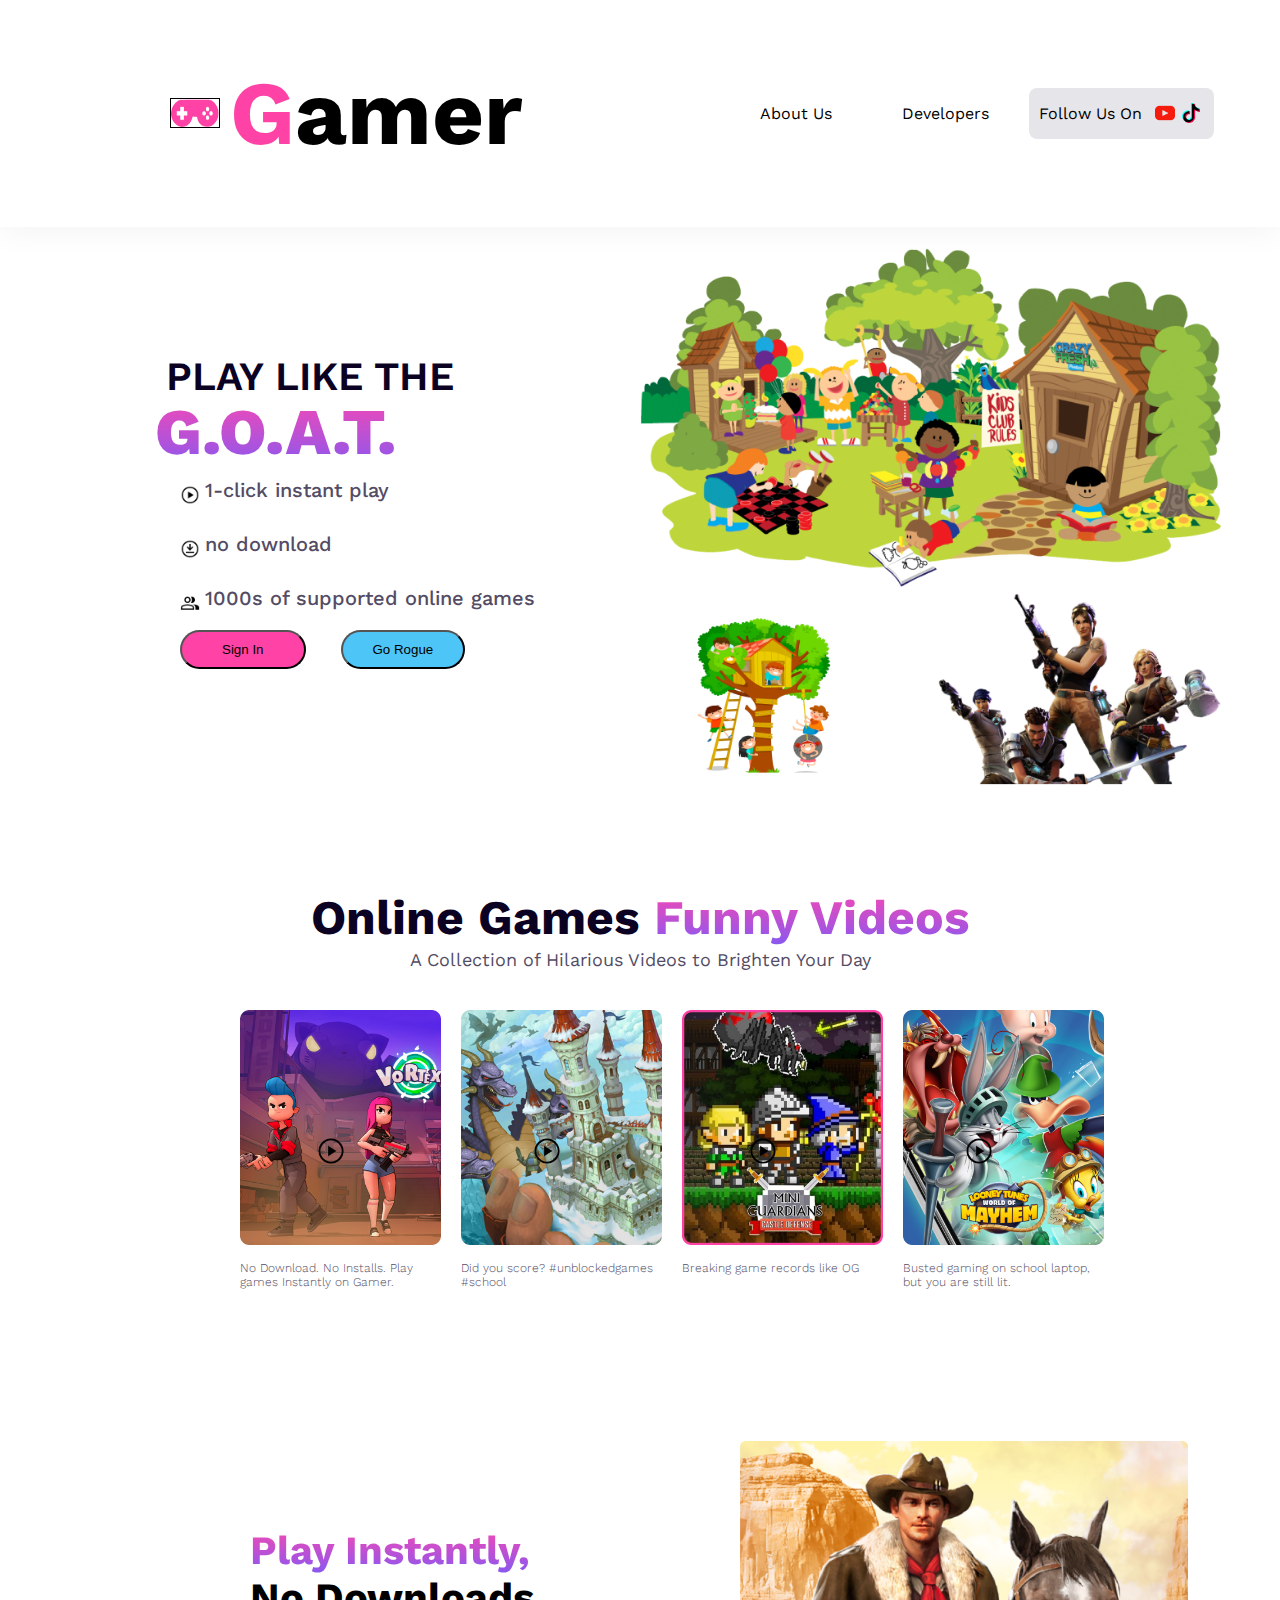
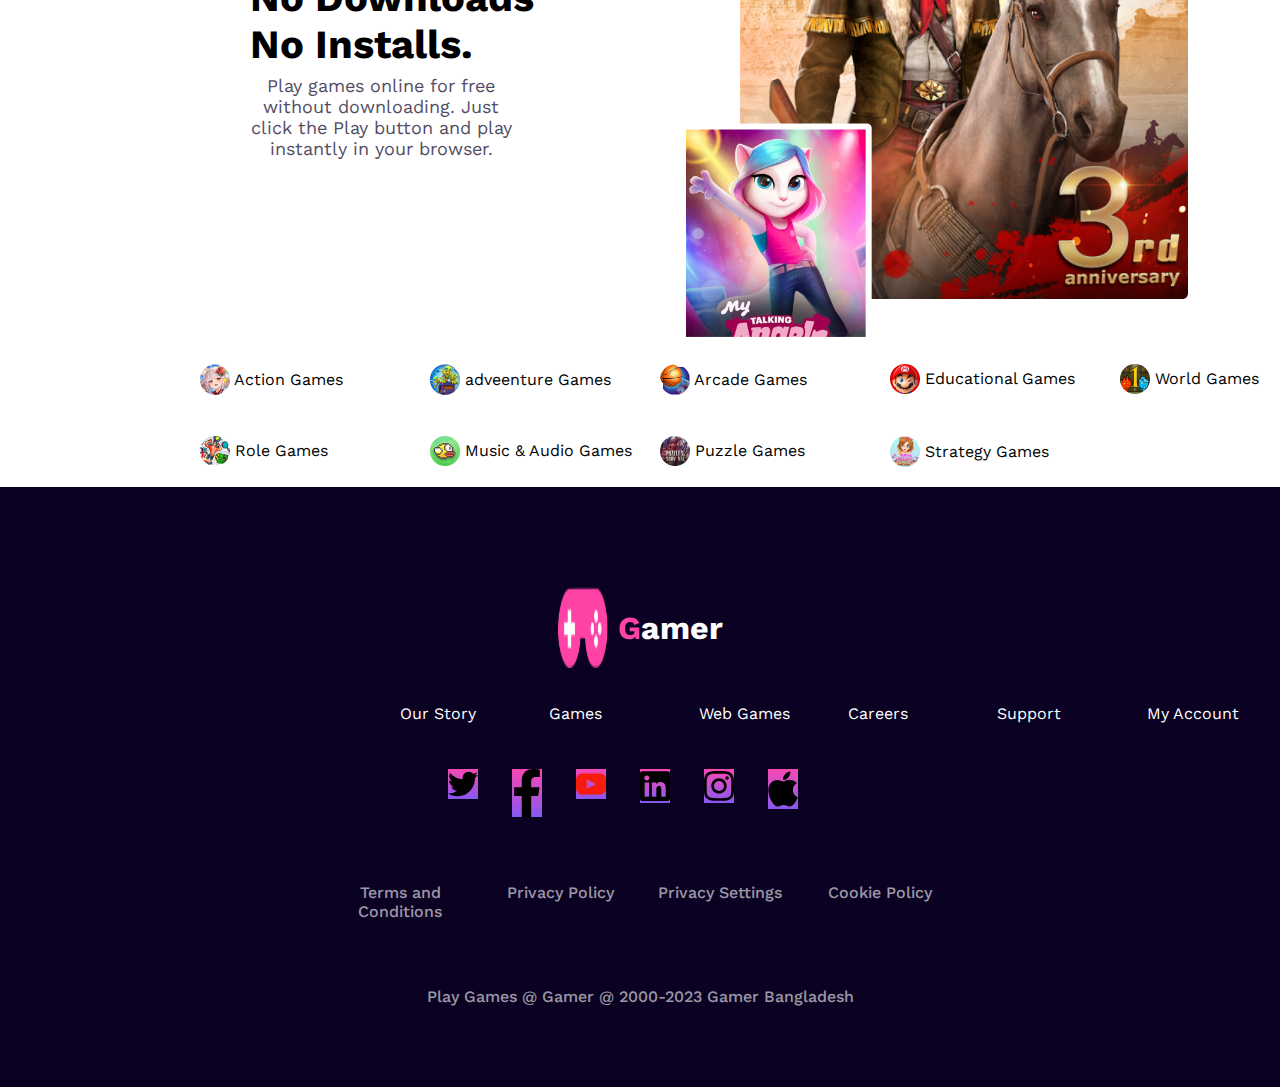
<file: index.html>
<!DOCTYPE html>
<html lang="en">
<head>
    <meta charset="UTF-8">
    <link rel="shortcut icon" type="x-icon" href="./images/Frame.png">
    <meta name="viewport" content="width=device-width, initial-scale=1.0">
    <title style="color: rebeccapurple;"> Gamer</title>
    <link rel="stylesheet" href="index.css">
</head>
<body>
   <header>
    <section>
        <nav class="nav-container">
<div class="nav-logo">
<img src="./images/Frame.png" alt="">
<h1><span class="redient">G</span>amer</h1>
</div>
<div class="nav-text">
    <div class="nav-laft">
        <p>About Us</p>
        <p>Developers</p>
        </div>
           <div class="nav-right-contain">
            <p>Follow Us On </p> 
            <img class="icon" src="./images/youtube (1).png" alt="">
            <img class="icon" src="./images/tik-tok.png" alt="">
          </div>        
</div>
    </nav>
</section>
   </header>
   <main>
<section>
    <div class="main-continer">
    <div class="main-text">
<h1 class="main-tittle">Play Like The</h1>
<h1 class="big-blood">G.O.A.T.</h1>

<div class="png-1"><img src="./images/play_circle_FILL0_wght400_GRAD0_opsz48.png" alt=""><p> 1-Click instant play</p></div>
<div class="png-2">
   
    <img src="./images/download_for_offline_FILL0_wght400_GRAD0_opsz48.png" alt=""> <p>
       No Download</p>
</div>
<div class="png-3">
    <img src="./images/group_FILL0_wght400_GRAD0_opsz48.png" alt=""><p> 1000s of supported online games</p>
</div>

<div class="btns">
<button class="btn-1">Sign In</button>
<button class="btn-2">Go Rogue</button>
</div>
    </div>
    <div class="main-img">
<img src="./images/Group 18.png" alt="">
    </div>
    </div>
</section>

<section class="online-game-container">
    
    <div class="playing-icon">
        <img src="./images/play_circle_FILL0_wght400_GRAD0_opsz48.png" alt="">
    </div>
    
    <div class="playing-icon-2">
        <img src="./images/play_circle_FILL0_wght400_GRAD0_opsz48.png" alt="">
    </div>
    
    <div class="playing-icon-3">
        <img src="./images/play_circle_FILL0_wght400_GRAD0_opsz48.png" alt="">
    </div>
    
    <div class="playing-icon-4">
        <img src="./images/play_circle_FILL0_wght400_GRAD0_opsz48.png" alt="">
    </div>

    <div class="online-game-text">
        <h1>Online Games <span class="praimary-color"> Funny Videos</span>
        </h1>
        <p>A Collection of Hilarious Videos to Brighten Your Day</p>
    </div>

    <div class="online-game-img">
        
      <div class="pic-1">  <img src="./images/Rectangle 4.png" alt="">
        <p>No Download. No Installs. Play games Instantly on Gamer.</p></div>
        
      <div class="pic-1">
        <img src="./images/Rectangle 5.png" alt="">
        <p>Did you score? #unblockedgames #school</p>
      </div>
      <div class="pic-1">
        <img src="./images/Rectangle 7.png" alt="">
        <p>Breaking game records like OG</p></div>
      <div class="pic-1">
        <img src="./images/Rectangle 6.png" alt=""> 
        <p>Busted gaming on school laptop, but you are still lit.</p>
</div>
    
       
    </div>
</section>
<section>
    <div class="play-section-container">
<div class="play-details">
 <h1>
    <span class="color">Play Instantly,</span>
    No Downloads
    No Installs.
 </h1>
 <p>Play games online for free without downloading. Just click the Play button and play instantly in your browser.</p>
</div>
<div class="play-img">
<img class="img-1" src="./images/Rectangle 55.png" alt="">
<img class="img-2" src="./images/Rectangle 66.png" alt="">
</div>
    </div>
</section>

<section>
    <div class="buttton-comntainer">
       <p> <img src="./images/Rectangle 11.png" alt=""> Action Games</p>
     <p>    <img src="./images/Rectangle 12.png" alt=""> adveenture Games</p>
       <p> <img src="./images/Rectangle 13.png" alt="">  Arcade Games</p>
        <p> <img src="./images/Rectangle 14.png" alt=""> Educational Games</p>
         <p><img src="./images/Rectangle 15.png" alt=""> World Games</p>
           <p>  <img src="./images/Rectangle 16.png" alt=""> Role Games</p>
       <p>  <img src="./images/Rectangle 17.png" alt=""> Music & Audio Games</p>
        <p><img src="./images/Rectangle 18.png" alt="">  Puzzle Games</p>
        <p><img src="./images/Rectangle 19.png" alt=""> Strategy Games</p>

       
    </div>

</section>
   </main>
   <footer>
<section>
    <div class="fotter-container">
       <div class="fotter-tittle">
<img src="./images/Frame.png" alt="">
<h1><span  class="redient">G</span>amer</h1>
       </div> 
       <div class="fotter-name">
        <p>Our Story</p>
<p>Games</p>
<p>Web Games</p>
<p>Careers</p>
<p>Support</p>
<p>My Account</p>
       </div>
       <div class="fotter-img">
<img src="./images/twitter.svg" alt="">
<img src="./images/facebook-f.svg" alt="">
<img src="./images/youtube (1).png" alt="">
<img src="./images/linkedin.svg" alt="">
<img src="./images/instagram.svg" alt="">
<img src="./images/apple.svg" alt="">

       </div>
       <div class="fotter-drescripsion">
     
        <p>Terms and Conditions</p>
        <p>Privacy Policy</p>
        <p>Privacy Settings</p>
        <p>Cookie Policy</p>
       </div>
       <h5>Play Games @ Gamer @ 2000-2023 Gamer Bangladesh</h5>
    </div>
</section>
   </footer>
</body>
</html>
</file>
<file: index.css>
@import url('https://fonts.googleapis.com/css2?family=Dancing+Script:wght@700&family=Lato&family=Work+Sans:wght@600&display=swap');


*{box-sizing: border-box;}
body{
    margin: 0px ;
    padding: 0px ;
    font-family: 'Work Sans', sans-serif;
 
}

.nav-container{
    max-width: 1400px;

    display: flex;
padding-left: 120px;
box-shadow: 0px 4px 30px 0px rgba(0, 0, 0, 0.05);

}


.nav-logo{
    align-items: center;
    display: flex;
    width: 50%;
    /* border: 1px solid red; */
gap: 10px;
font-size: 45px;
font-weight: bolder;
padding-left: 50px;

}
.redient{
    background: var(--linear, linear-gradient(90deg, #FF42A5 0%, #FF42A5 100%));
background-clip: text;
-webkit-background-clip: text;
-webkit-text-fill-color: transparent;
}
.nav-logo img{
border: 1px solid;
height: 30px;
width: 50px;
}
.nav-text{
    display: flex;
    align-items: center;
    gap:0px;
    /* width: 50%; */
    
}
.nav-laft{
    display: flex;
    gap: 10px;

}
.nav-laft p{
    padding-left: 40px;
   margin-left: 20px
   
}
.nav-right-contain{
    display: flex;
    margin: 0px 10px;
    align-items: center;
    margin-left: 40px;
  padding:0px 10px ;
  
border-radius: 8px;
background: rgba(11, 2, 35, 0.10);


}
.nav-right-contain p{
 padding-right: 10px;
}
.nav-right-contain img{
width: 20px;
height: 20px;
margin: 0px 3px;

}



.follow{
    border-radius: 8px;
    background: rgba(11, 2, 35, 0.10);
}







.main-continer{
    max-width: 1400px;

    display: flex;
  
}
.main-text{
    fill: linear-gradient(223deg, rgba(140, 87, 238, 0.03) 0%, rgba(241, 68, 174, 0.03) 100%);
}
.main-img{
    width: 50%;

 padding-right: 50px;

}
.main-tittle{
    color: #0B0223;
text-align: center;
font-size: 40px;
font-weight: 600;
text-transform: uppercase;
padding-right: 20px;
margin-bottom: -50px;

}
.big-blood{
    text-align: center;
font-size: 65px;;
font-weight: 800;
padding-right: 90px;
text-transform: uppercase;
margin-bottom: -2px;
background: linear-gradient(180deg, #F948B2 0%, #8758F1 100%);
background-clip: text;
-webkit-background-clip: text;
-webkit-text-fill-color: transparent;

}
.main-img img{

    width: 100%;

}
.main-text{
    width: 50%; 
margin-top: 100px;

  
 
}
.main-text p {
margin-top:10px;


 
}

.png-1,.png-2,.png-3{display: flex;
    align-items: center;
    color: #534C64;
font-size: 20px;
font-weight: 500;
text-transform: lowercase;
margin-left:180px;

}
.png-1 img,.png-2 img,.png-3 img{
    width: 20px;
    height: 20px;   
     margin-right: 5px;

   
}
.btn-1{
    display: inline-flex;
padding: 10px 40px;
border-radius: 48px;
background: var(--linear, linear-gradient(90deg, #FF42A5 0%, #FF42A5 100%));
margin-right: 30px;
margin-left:180px;
}
.btn-2{
    display: inline-flex;
padding: 10px 30px;
border-radius: 48px;
background: #4EC5F7;
margin-right: 30px;

}
.online-game-container{
    margin: 100px;
    max-width: 1400px;

}
.online-game-text h1{
    color: #0B0223;
text-align: center;
font-size: 48px;
font-weight: 700;
}
.praimary-color{
    background: linear-gradient(180deg, #F948B2 0%, #8758F1 100%);
background-clip: text;
-webkit-background-clip: text;
-webkit-text-fill-color: transparent;
font-size: 48px;
font-weight: 700;

}
.online-game-container p{
    color: #534C64;
font-size: 12px;
font-weight: 300;


}

.playing-icon-2{
    position: absolute;
  top: 60%;
  left: 80%;
  background-size: cover;
}
.playing-icon{
    position: absolute;
    top: 60%;
    left: 20%;

  background-size: cover;
}
.playing-icon-3{
    position: absolute;
 top: 60%;
left: 40%;
  background-size: cover;

}
.playing-icon-4{
    position: absolute;
  top: 60%;
  left: 60%;
 
  background-size: cover;

}

.playing-icon-2 img{
    width: 30px;
  
}
.playing-icon-3 img{
    width: 30px;
  
}
.playing-icon-4 img{
    width: 30px;
  
}
.playing-icon img{
    width: 30px;
  
}
.online-game-container{
    position: relative;
}
 .online-game-text{
 }
.online-game-text p{
    color: #534C64;
text-align: center;
font-size: 18px;
font-weight: 400;
margin-top: -30px;
margin-bottom: 40px;
}

.online-game-img img{
    width:100%;
   
}
.online-game-img img:hover{
cursor: cell;

}


.online-game-img{
 
    display: grid;
   width: 80%;
   gap: 20px;
   margin: 20px 140px;
    grid-template-columns: repeat(4,1fr);
}

.play-section-container{
    max-width: 1400px;
    display: flex;
    max-width: 1400px;


}

.play-details{
    width: 50%;

    align-items: center;
 justify-content: center;
    margin-top: 100px;
 ;
}

.play-img{

width: 50%;
position: relative;


}
.play-img .img-1{
width: 70%;
margin:40px 100px;

}

.play-img .img-2{
   width: 30%;
    position: absolute;
bottom:0px;
left: 40px;
   
}
.play-details h1{
    font-size: 40px;
    font-weight: 700;
    width: 50%;
    margin-left: 250px;
}
.play-details p{
    padding-left: 250px;
    margin-top: -20px;
    color: #534C64;
text-align: center;
font-size: 18px;
font-weight: 400;
margin-right:10px;
width: 80%;

}
.color{
background: linear-gradient(180deg,#F948B2 0%,#8758F1 100%);
color: transparent;
background-clip: text;
-webkit-background-clip: text;

}


.buttton-comntainer{
    display: grid;
    max-width: 1400px;

    align-items: center;
    grid-template-columns: repeat(5,230px);
 width: 100%;
 padding-left: 180px;


 
}
.buttton-comntainer p{
    height: 40px;
    padding-left: 20px;
    padding-top:5px;

}
.buttton-comntainer p:hover {
    border: 1px solid red;
    border-radius: 50px;
background: #FFF;
color: red;
cursor:pointer;
}

.buttton-comntainer img{
 
   width: 30px;
 
 margin-bottom: -10px;

}


.fotter-container{
    background-color:#0B0223 ; 
     color: white;
height: 600px;
width: auto;
}
.fotter-container h5{
    color: rgba(255, 255, 255, 0.60);
text-align: center;
font-size: 16px;
margin-top: 0px
;font-weight: 500;
margin-bottom:100px ;

}
.fotter-tittle{
    display: flex;
    justify-content: center;
    margin-top: 70px;
    padding-top: 100px;
  margin: 0px auto;

  
}
.fotter-tittle img{
    width:50px;
 margin-right: 10px;
}

.fotter-name{
    display: grid;
    grid-template-columns: repeat(6,1fr);
margin-left: 400px;
width: 70%;
margin-top: 20px;
}

.fotter-img{
    justify-content: center;
   display: grid;
   grid-template-columns: repeat(6,1fr);
 width:30%;
 margin: 30px auto;
 
}
.fotter-img img{
    width: 30px;
    background: linear-gradient(180deg, #F948B2 0%, #8758F1 100%);
    background-clip:image;
    -webkit-background-clip: image;
    -webkit-text-fill-color: transparent;


}


.fotter-drescripsion{
    display: grid;
    justify-content: center;
 grid-template-columns: repeat(4,1fr);
 margin: 50px auto;
    width: 50%;

}
.fotter-drescripsion p{
    color: rgba(255, 255, 255, 0.60);
text-align: center;
font-size: 16px;
font-weight: 500;
}







































@media screen and (max-width:600px) {


    .nav-container{
   margin-left: 0px;
flex-direction: column;
padding-left: 20px;

;

    }
    .nav-logo{
     width: 100%;
        font-size: 30px;
        padding-left: 80px;
  margin: 30px 0px;
  
    }
    .nav-text{
  display: block;
        margin-top: 60px;
        display: block;
flex-direction: column;
padding-top: 10px;


  
    }

    .nav-laft p{
        margin-left:30px;
    }
    
    .nav-laft{
     display: block;  
margin-left: 50px;
margin-top:-100px;
    }
    
    .nav-right-contain{
        margin-left: 0px;
        width: 46%;
        margin-left: 80px;
        margin-top: 40px;
        padding: 0px 10px;
       
    }

    .main-continer{
        flex-direction: column-reverse;
        margin-left: 30px;
    }
    .main-img {
       
        width: 100%;
        margin-top: 70px;
       
    }
    .main-text{
      width: 100%;
    }
 
    .png-1,.png-2,.png-3{
margin-left: 50px;

    }
    .btn-1{
        margin-left: 50px;
        margin-right: 10px;
    }



.online-game-container{

        width: 100%;
    margin: 0px;
    margin-left: 20px;
 
    
    }
    .online-game-img{
     grid-template-columns:repeat(1,1fr);
        margin: 40px auto;
        
    }
  
    .online-game-img img{
        margin-top: 20px;

    }

.play-section-container{
    flex-direction: column; padding-left: 30px;
}
  
  .play-details{
    margin-top: 10px ;
    justify-content: center;
    width: 100%;}
    .play-details h1{
        font-size: 25px;
        margin-left: 120px;
        margin-bottom: 40px;
    }
  .play-details p{
    padding-left: 0px ;
    width: 110%;
    font-size: 1.2rem;


  }.play-img .img-1{
    width: 110%;
 margin:30px 100px;
  }

.play-img .img-2{
    width: 40%;
    left: 80px;
    bottom: 30px;
}


.buttton-comntainer{
    grid-template-columns: repeat(3,1fr);
    padding-left: 0px;
    width: 100%;
}
.buttton-comntainer p{
    padding-left: 18px ;
    font-size: 8px;
    padding-top: 10px;

   
    
}
.buttton-comntainer img{
width: 20px;
}




.fotter-container{
width: auto;
height: auto;
}

.fotter-name{
margin:0px auto ;
    grid-template-columns: repeat(3,1fr);
}
.fotter-img{
    grid-template-columns:repeat(3,1fr);
    gap: 20px;
    width: 60%;
  
}

.fotter-drescripsion{
    grid-template-columns: repeat(2,1fr);
  
   width: 100%;
}
.fotter-container h5{
margin: 0px auto;
margin-bottom: 50px;
   width: 60%;

}
}
</file>
